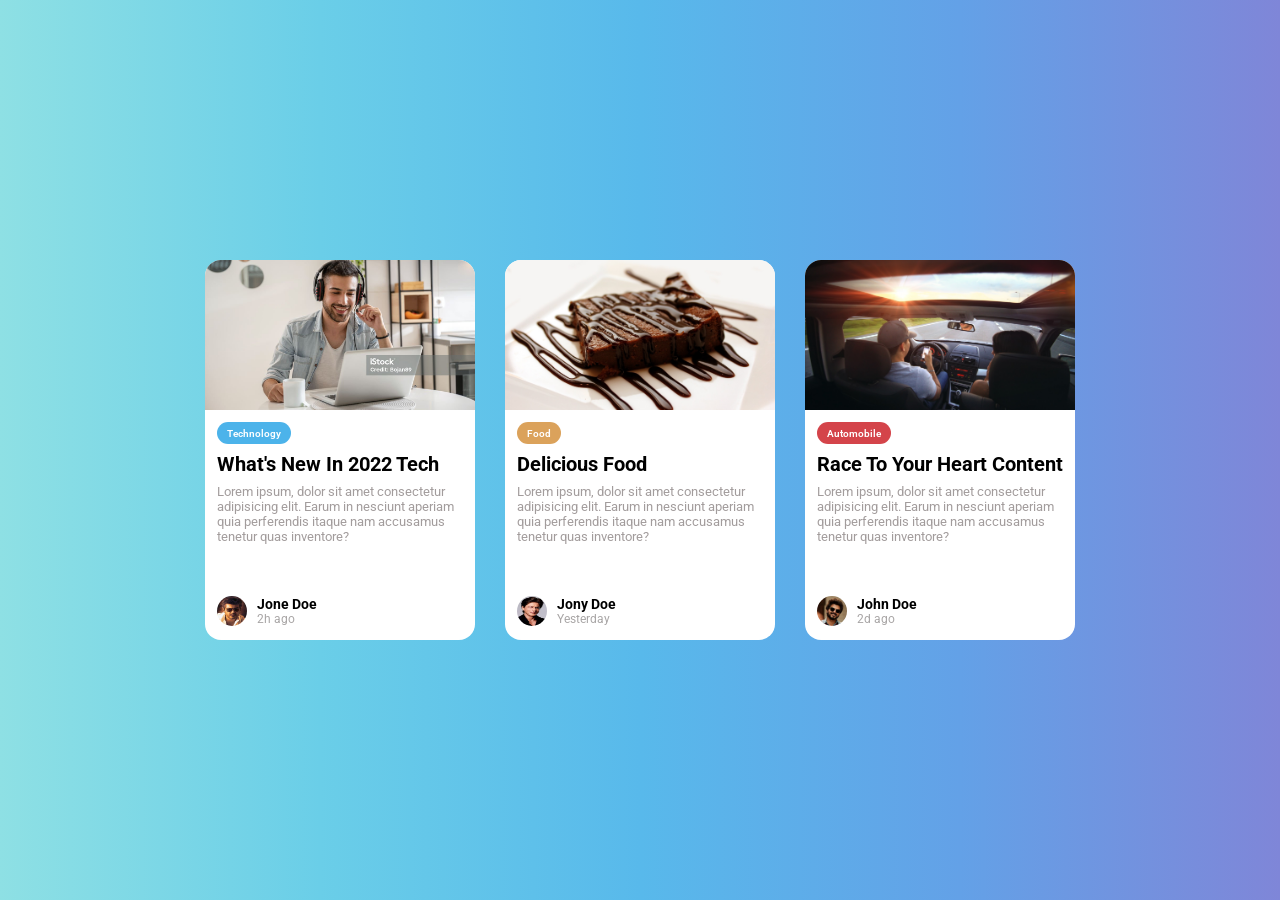
<file: 02_cards_design/index.html>
<!doctype html>
<html lang="en">
  <head>
    <meta charset="UTF-8" />
    <meta name="viewport" content="width=device-width, initial-scale=1.0" />
    <link rel="stylesheet" href="style.css" />
    <title>Cards Design</title>
  </head>
  <body>
    <!-- Card 1 -->
    <div class="card">
      <div class="banner">
        <img src="asserts/images/wfh.jpg" alt="" />
      </div>
      <div class="content">
        <p>Technology</p>
        <h1>What's New In 2022 Tech</h1>
        <p>
          Lorem ipsum, dolor sit amet consectetur adipisicing elit. Earum in
          nesciunt aperiam quia perferendis itaque nam accusamus tenetur quas
          inventore?
        </p>

        <div class="user-box">
          <div class="dp">
            <img src="asserts/images/ajith.jpeg" alt="" />
          </div>
          <div>
            <h4>Jone Doe</h4>
            <p>2h ago</p>
          </div>
        </div>
      </div>
    </div>

    <!-- Card 2 -->
    <div class="card">
      <div class="banner">
        <img src="asserts/images/cake.jpg" alt="" />
      </div>
      <div class="content">
        <p>Food</p>
        <h1>Delicious Food</h1>
        <p>
          Lorem ipsum, dolor sit amet consectetur adipisicing elit. Earum in
          nesciunt aperiam quia perferendis itaque nam accusamus tenetur quas
          inventore?
        </p>

        <div class="user-box">
          <div class="dp">
            <img src="asserts/images/srk.jpeg" alt="" />
          </div>
          <div>
            <h4>Jony Doe</h4>
            <p>Yesterday</p>
          </div>
        </div>
      </div>
    </div>

    <!-- Card 3 -->
    <div class="card">
      <div class="banner">
        <img src="asserts/images/drive.jpg" alt="" />
      </div>
      <div class="content">
        <p>Automobile</p>
        <h1>Race To Your Heart Content</h1>
        <p>
          Lorem ipsum, dolor sit amet consectetur adipisicing elit. Earum in
          nesciunt aperiam quia perferendis itaque nam accusamus tenetur quas
          inventore?
        </p>

        <div class="user-box">
          <div class="dp">
            <img src="asserts/images/vijay.jpg" alt="" />
          </div>
          <div>
            <h4>John Doe</h4>
            <p>2d ago</p>
          </div>
        </div>
      </div>
    </div>
  </body>
</html>
</file>
<file: 02_cards_design/style.css>
@import url("https://fonts.googleapis.com/css2?family=Roboto:ital,wght@0,100..900;1,100..900&display=swap");

* {
  margin: 0;
  padding: 0;
  box-sizing: border-box;
  font-family: "Roboto", sans-serif;
}

body {
  height: 100vh;
  display: flex;
  justify-content: center;
  align-items: center;
  gap: 30px;
  background: linear-gradient(
    to right,
    #8ee0e4,
    #6acee8,
    #58b9eb,
    #63a1e7,
    #7f86d8
  );
}

.card {
  height: 380px;
  width: 270px;
  background-color: white;
  border-radius: 16px;
  overflow: hidden;
}

.card > div:first-child {
  height: 150px;
  width: 100%;
}
.card > div:first-child img {
  height: 100%;
  width: 100%;
  object-fit: cover;
}

body > .card .content {
  height: calc(100% - 150px);
  padding: 12px;
  position: relative;
}

body > .card .content > p:first-child {
  height: 22px;
  width: fit-content;
  display: flex;
  align-items: center;
  justify-content: center;
  color: white;
  font-weight: 600;
  padding: 5px 10px;
  font-size: 10px;
  border-radius: 40px;
}

body > .card:first-child .content > p:first-child {
  background-color: #4cb3ea;
}
body > .card:nth-child(2) .content > p:first-child {
  background-color: #dba25b;
}
body > .card:nth-child(3) .content > p:first-child {
  background-color: #d4444a;
}

.content h1 {
  font-size: 20px;
  margin: 10px 0;
  line-height: 20px;
}
.content h1 + p {
  font-size: 13px;
  color: #a29c9c;
}

.user-box {
  display: flex;
  gap: 10px;
  position: absolute;
  bottom: 14px;
}
.user-box .dp {
  height: 30px;
  width: 30px;
  border-radius: 50%;
  overflow: hidden;
}
.user-box .dp img {
  height: 100%;
  width: 100%;
}
.user-box > div:last-child > h4 {
  font-size: 14px;
}
.user-box > div:last-child > p {
  font-size: 12px;
  color: #a8a5a5;
}
</file>
